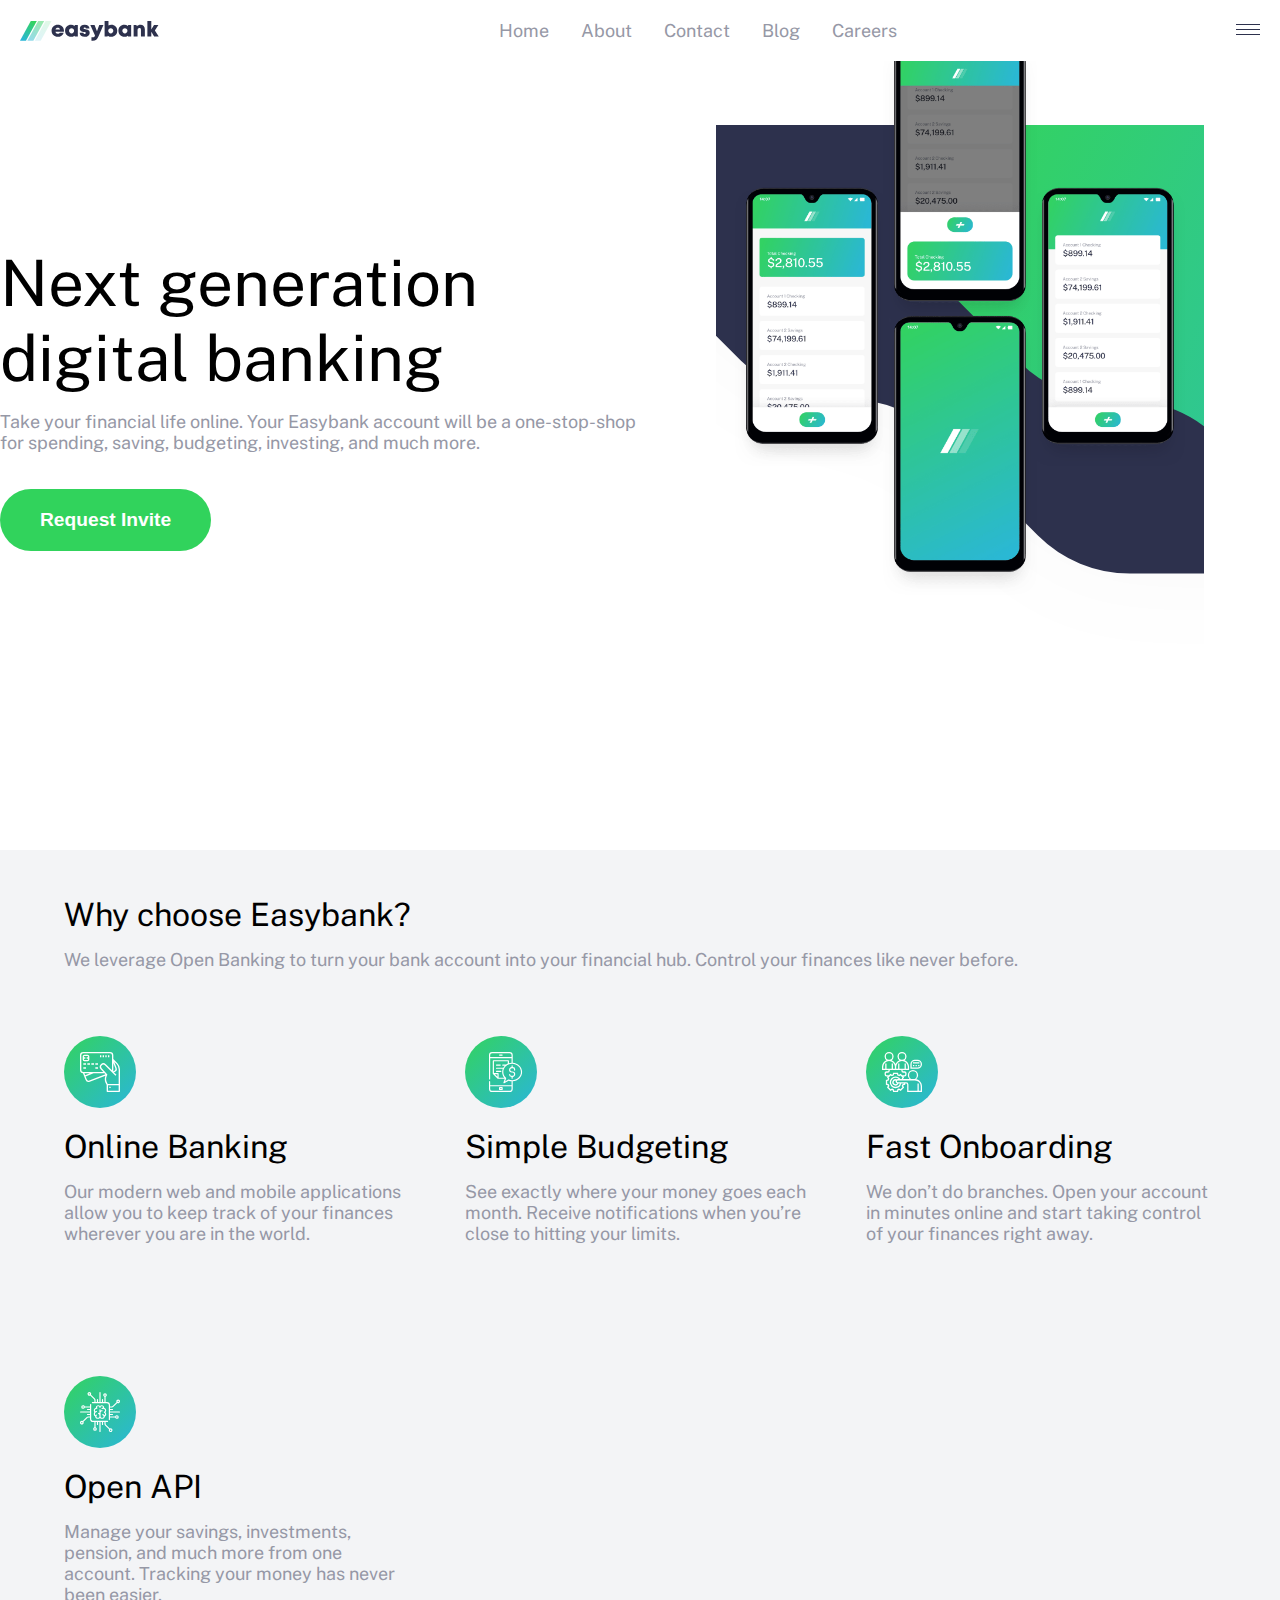
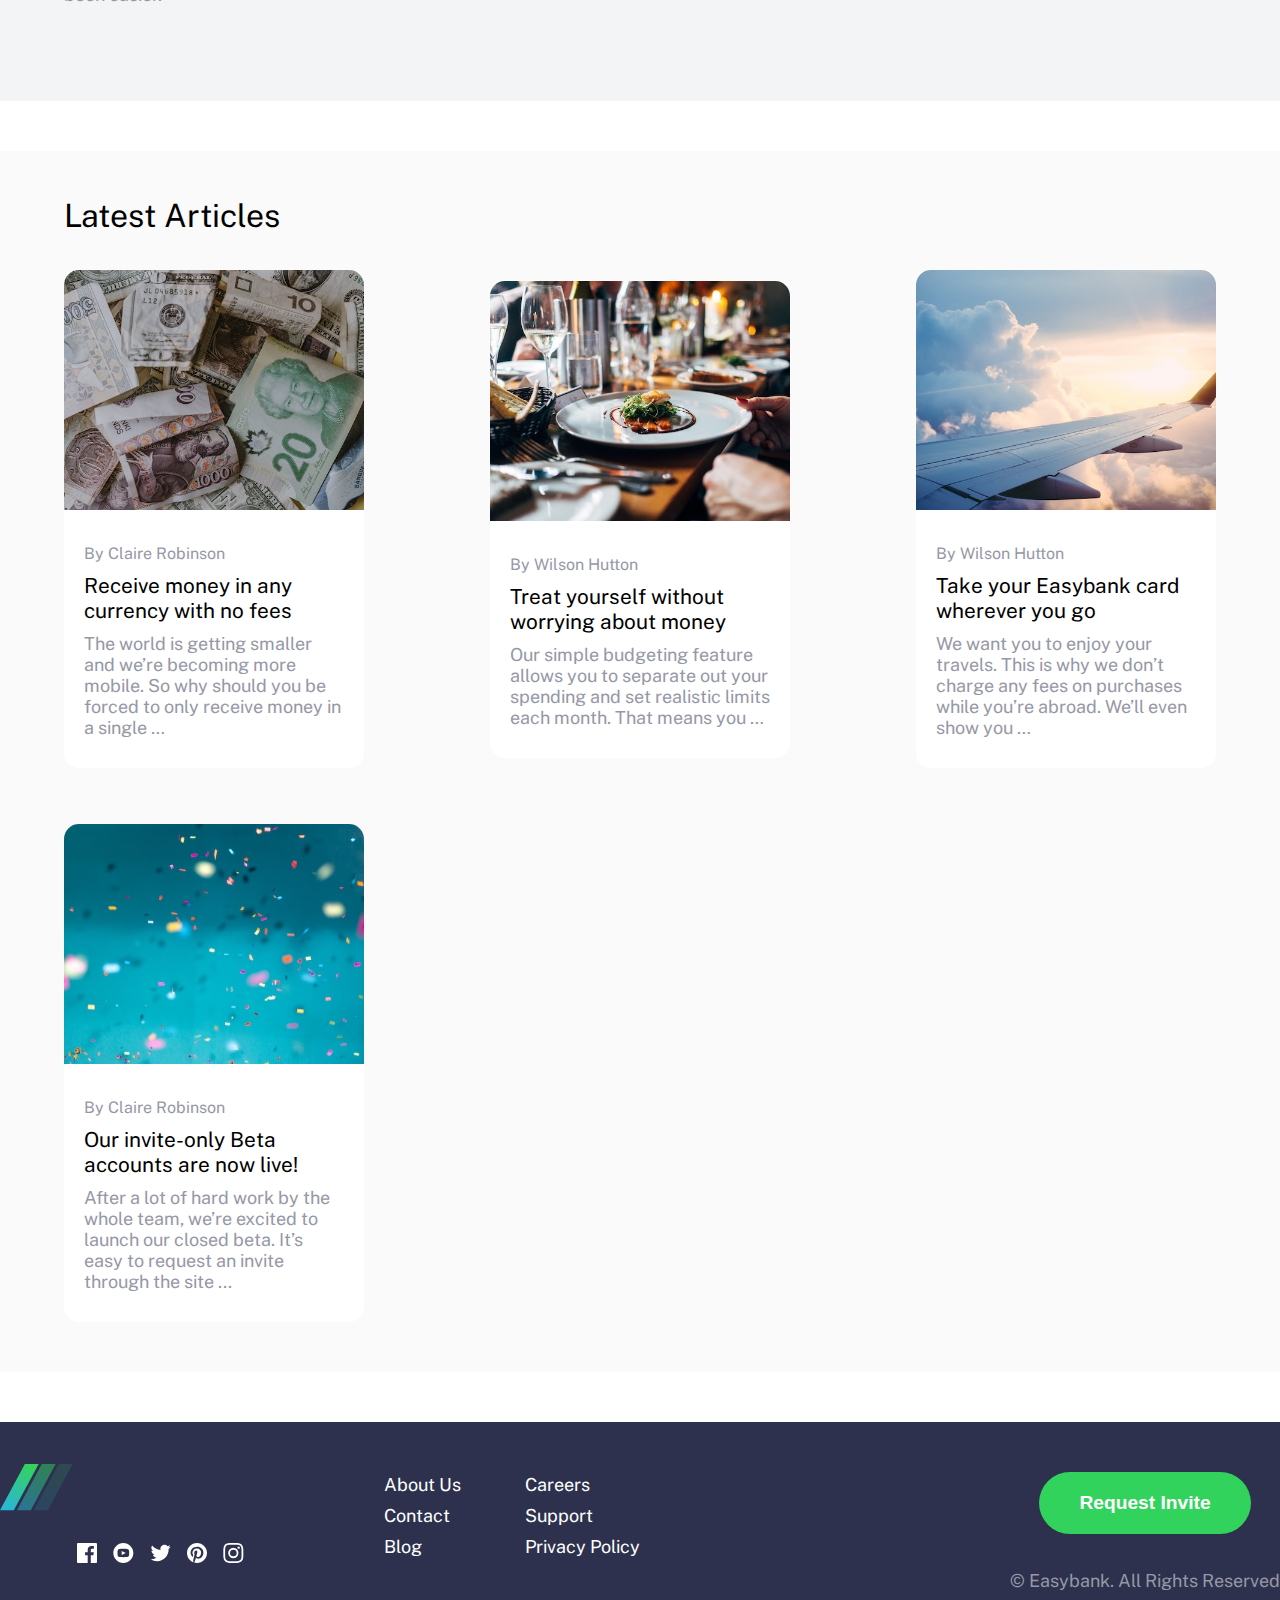
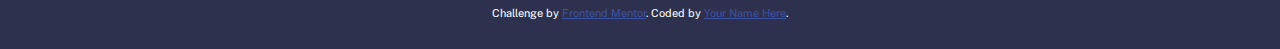
<file: easybank-landing-page-master/easybank-landing-page-master/index.html>
<!DOCTYPE html>
<html lang="en">
<head>
  <meta charset="UTF-8">
  <meta name="viewport" content="width=device-width, initial-scale=1.0"> <!-- displays site properly based on user's device -->
  <link rel="preconnect" href="https://fonts.googleapis.com">
  <link rel="preconnect" href="https://fonts.gstatic.com" crossorigin>
  <link href="https://fonts.googleapis.com/css2?family=Public+Sans:ital,wght@0,100..900;1,100..900&display=swap" rel="stylesheet">
  <link rel="icon" type="image/png" sizes="32x32" href="./images/favicon-32x32.png">
  <link rel="stylesheet" href="styles.css">
  
  <title>Frontend Mentor | Easybank landing page</title>

  <!-- Feel free to remove these styles or customise in your own stylesheet 👍 -->
  <style>
    .attribution { font-size: 11px; text-align: center; }
    .attribution a { color: hsl(228, 45%, 44%); }
  </style>
</head>
<body>

  <nav>
    <div class="nav-content">
      <img src="images/logo.svg" alt="">
      <div class="nav-items">
        <p>Home</p>
        <p>About</p>
        <p>Contact</p>
        <p>Blog</p>
        <p>Careers</p>
      </div>
      <button id="btn-menu-mobile">
        <img src="images/icon-hamburger.svg" alt="">
      </button>  
    </div>  
  </nav>

  <div class="nav_menu-mobile disable" id="menu-mobile">
    <div class="nav_menu-mobile-content">
      <p>Home</p>
      <p>About</p>
      <p>Contact</p>
      <p>Blog</p>
      <p>Careers</p>
    </div>    
  </div>  
  

  <section id="hero">
    <div class="container">
      <div class="image-mockups">
        <img src="images/bg-intro-mobile.svg" alt="">
        <img src="images/image-mockups.png" alt="">
      </div>
      
      <div>
        <h1 class="title">Next generation digital banking</h1>

        <p class="text">Take your financial life online. Your Easybank account will be a one-stop-shop 
          for spending, saving, budgeting, investing, and much more.</p>
          <button class="btn">Request Invite</button>
      </div>    
    </div>    
  </section>  

  <section class="bg-gray" id="about">

    <div class="container">
      <h2 class="title">Why choose Easybank?</h2>

      <p class="text">We leverage Open Banking to turn your bank account into your financial hub. Control 
      your finances like never before.</p>

      <div class="section-items-container">
        <div class="section-items">
          <img src="images/icon-online.svg" alt="">
          <h3 class="title">Online Banking</h3>
          <p class="text">Our modern web and mobile applications allow you to keep track of your finances 
            wherever you are in the world.</p>
        </div>
  
        <div class="section-items">
          <img src="images/icon-budgeting.svg" alt="">
          <h3 class="title">Simple Budgeting</h3>
          <p class="text">See exactly where your money goes each month. Receive notifications when you’re 
            close to hitting your limits.</p>
        </div>
  
        <div class="section-items">
          <img src="images/icon-onboarding.svg" alt="">
          <h3 class="title">Fast Onboarding</h3>
          <p class="text">We don’t do branches. Open your account in minutes online and start taking control 
            of your finances right away.</p>
        </div>
  
        <div class="section-items">
          <img src="images/icon-api.svg" alt="">
          <h3 class="title">Open API</h3>
          <p class="text">Manage your savings, investments, pension, and much more from one account. Tracking 
            your money has never been easier.</p>
        </div>      
      </div>

    </div>

  </section>

  
  <section class="bg-lightgray">
    
    <div class="container">
      <h2 class="title">Latest Articles</h2>

      <div class="card-container">
        <div class="cards">
          <img src="images/image-currency.jpg" alt="">
          <div class="card-text">
            <p>By Claire Robinson</p>
            <p class="card-title">Receive money in any currency with no fees</p>
            <p class="card-content">The world is getting smaller and we’re becoming more mobile. So why should you be 
              forced to only receive money in a single …</p>
          </div>
        </div>
  
        <div class="cards">
          <img src="images/image-restaurant.jpg" alt="">
          <div class="card-text">
            <p>By Wilson Hutton</p>
            <p class="card-title">Treat yourself without worrying about money</p>
            <p class="card-content">Our simple budgeting feature allows you to separate out your spending and set 
              realistic limits each month. That means you …</p>
          </div>
        </div>
  
        <div class="cards">
          <img src="images/image-plane.jpg" alt="">
          <div class="card-text">
            <p>By Wilson Hutton</p>
            <p class="card-title">Take your Easybank card wherever you go</p>
            <p class="card-content">We want you to enjoy your travels. This is why we don’t charge any fees on purchases 
              while you’re abroad. We’ll even show you …</p>
          </div>
        </div>
  
        <div class="cards">
          <img src="images/image-confetti.jpg" alt="">
          <div class="card-text">
            <p>By Claire Robinson</p>
            <p class="card-title">Our invite-only Beta accounts are now live!</p>
            <p class="card-content">After a lot of hard work by the whole team, we’re excited to launch our closed beta. 
              It’s easy to request an invite through the site ...</p>
          </div>
        </div>
      </div>

    </div>

  </section>

  <footer>    

    <div class="footer-items">      

      <div>
        <div>
          <img src="images/logo.svg" alt="">
  
          <div class="social-media">
            <img src="images/icon-facebook.svg" alt="">
            <img src="images/icon-youtube.svg" alt="">
            <img src="images/icon-twitter.svg" alt="">
            <img src="images/icon-pinterest.svg" alt="">
            <img src="images/icon-instagram.svg" alt="">
          </div>
        </div>
  
        <div>
          <p>About Us</p>
          <p>Contact</p>
          <p>Blog</p>
        </div>
  
        <div>
          <p>Careers</p>
          <p>Support</p>
          <p>Privacy Policy</p>
        </div>
      </div>

      <div>
        <button class="btn">Request Invite</button>
        <p class="text">© Easybank. All Rights Reserved</p>
      </div>

    </div>

    <div class="attribution">
      Challenge by <a href="https://www.frontendmentor.io?ref=challenge" target="_blank">Frontend Mentor</a>. 
      Coded by <a href="#">Your Name Here</a>.
    </div>

  </footer>
  
  <script src="script.js"></script>

</body>
</html>
</file>
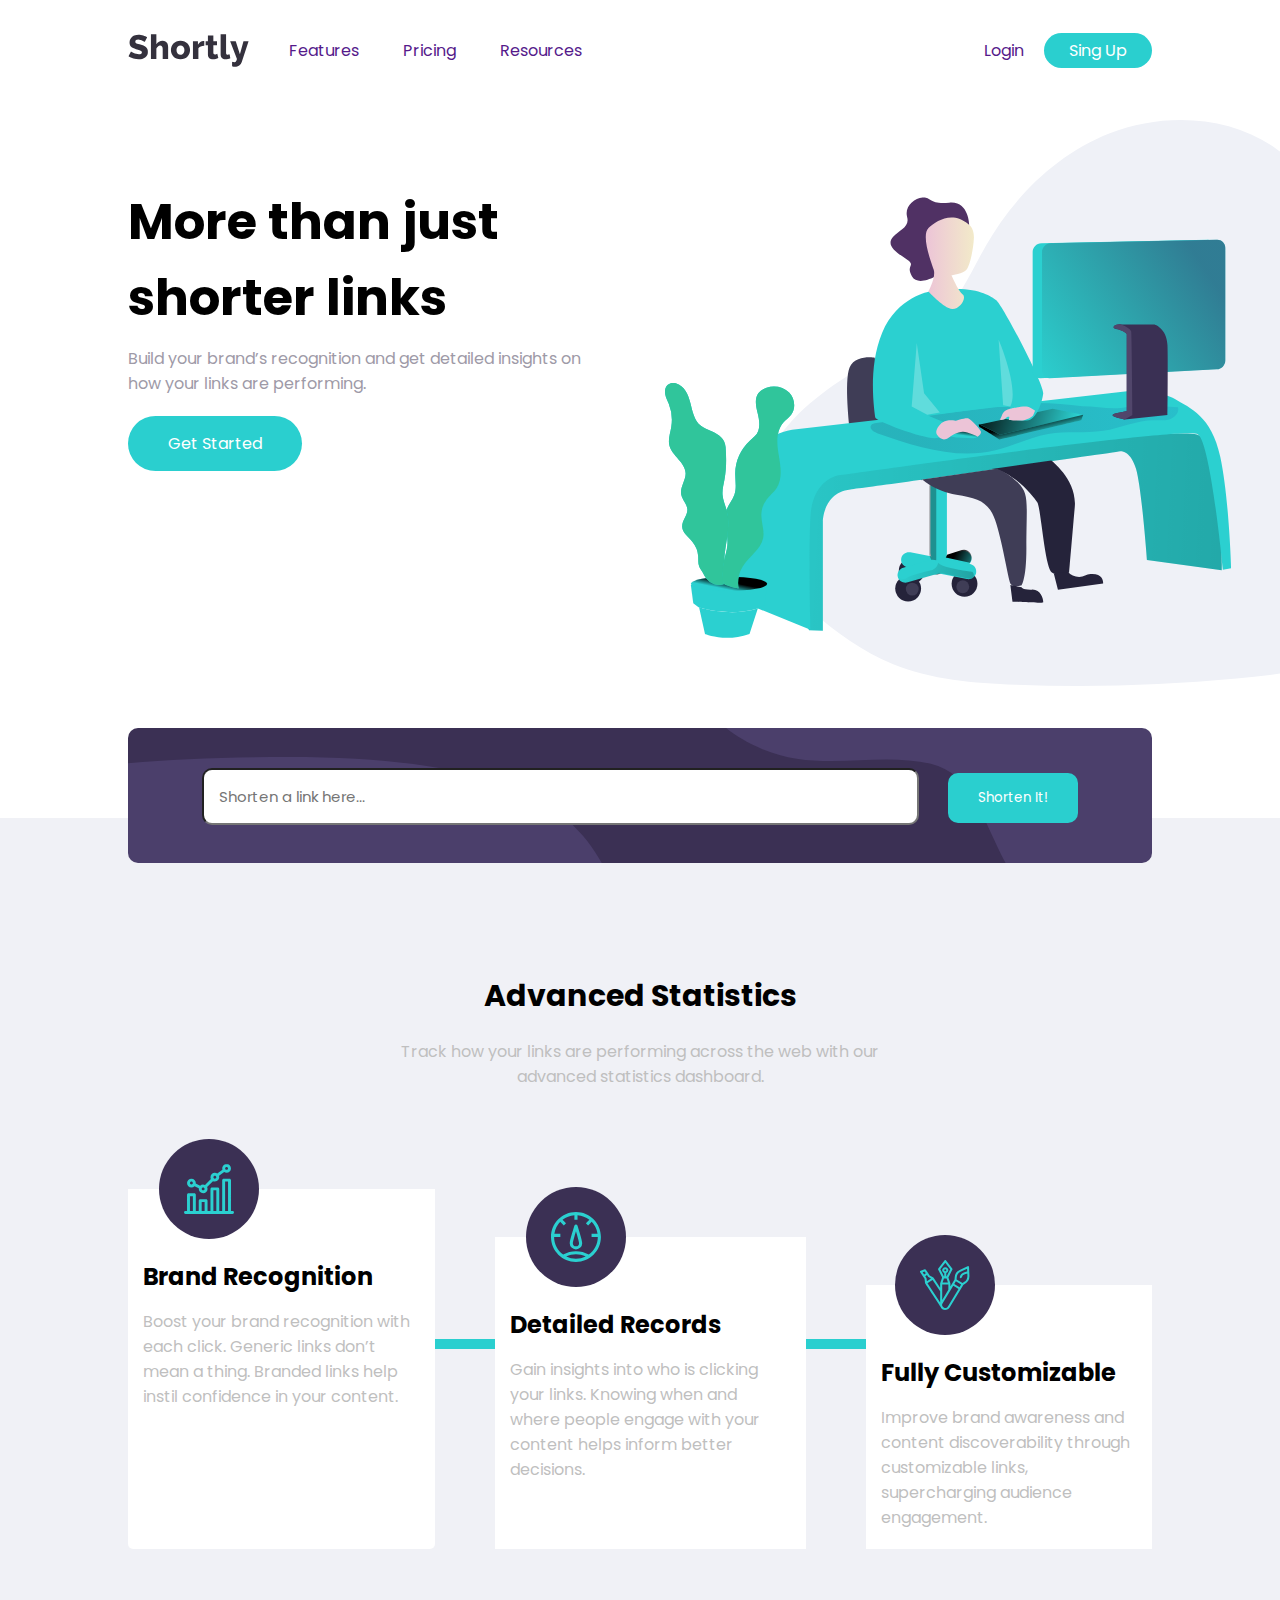
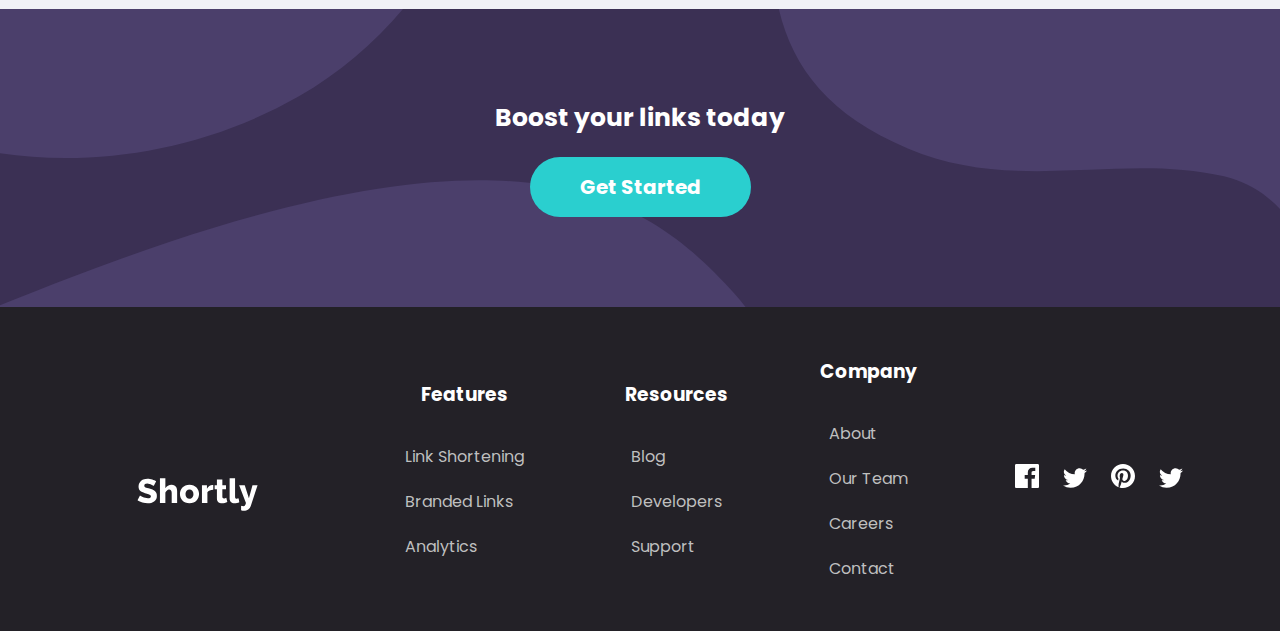
<file: url-shortening-api-master/url-shortening-api-master/index.html>
<!DOCTYPE html>
<html lang="en">
<head>
  <meta charset="UTF-8">
  <meta name="viewport" content="width=device-width, initial-scale=1.0"> <!-- displays site properly based on user's device -->

  <link rel="icon" type="image/png" sizes="32x32" href="./images/favicon-32x32.png">
  <link rel="stylesheet" href="styles.css">
  <title>Frontend Mentor | Shortly URL shortening API Challenge</title>

  <link rel="preconnect" href="https://fonts.googleapis.com">
  <link rel="preconnect" href="https://fonts.gstatic.com" crossorigin>
  <link href="https://fonts.googleapis.com/css2?family=Caveat:wght@400;700&family=Poppins:wght@500;700&display=swap" rel="stylesheet">

  <!-- Feel free to remove these styles or customise in your own stylesheet 👍 -->

</head>
<body>

  <div class="nav">    
    <img src="images/logo.svg" alt="" class="nav__logo-img">    
      <div class="nav__links">
        <a href="" class="nav__link">Features</a>
        <a href="" class="nav__link">Pricing</a>
        <a href="" class="nav__link">Resources</a>
      </div>      

      <div class="nav__btns">
        <a href="" class="nav__link">Login</a>
        <a href="" class="nav__btn">Sing Up</a>
      </div>
    <img src="images/menu.svg" alt="" class="nav__menu">    
  </div>  

  <div class="main">
    <div class="main__image">
      <img src="images/illustration-working.svg" alt="" class="main__img">
    </div>
  
    <div class="main__content container">        
      <h1 class="main__title">More than just shorter links</h1>
      <p class="main__text">Build your brand’s recognition and get detailed insights on how your links are performing.</p>
      <a href="" class="main__btn">Get Started</a>
    </div>
  </div>

  <div class="content-grey">
    <div class="search container">
      <input id="link" class="search__input" placeholder="Shorten a link here..." required></input>
      <button id="btn" class="search__btn">Shorten It!</button>
    </div>
    
    <div class="link__container_hidden">
      <p id="original_link" class="link_original"></p>
        <div class="link_results">
            <a id="short_link" href="#" class="link_short" target="_blank"></a>
            <button class="btn_copy_link">Copy</button>
        </div>
    </div>

    <div class="statistics container">
      <h2 class="statistics__title">Advanced Statistics</h2>
      <p class="statistics__text">Track how your links are performing across the web with our 
        advanced statistics dashboard.</p>
    </div>

    <div class="cards container">
      <div class="card">      
        <div class="card__container-img">
          <img src="images/icon-brand-recognition.svg" alt="" class="card__img">      
        </div>        
        <h2 class="card__title">Brand Recognition</h2>
        <p class="card__text">Boost your brand recognition with each click. Generic links don’t mean a thing. Branded links help instil confidence in your content.</p>
      </div>

      <div class="card__connector"></div>

      <div class="card">
        <div class="card__container-img">
          <img src="images/icon-detailed-records.svg" alt="" class="card__img">
        </div>
        <h2 class="card__title">Detailed Records</h2>
        <p class="card__text">Gain insights into who is clicking your links. Knowing when and where 
          people engage with your content helps inform better decisions.</p>
      </div>

      <div class="card__connector"></div>

      <div class="card">
        <div class="card__container-img">
          <img src="images/icon-fully-customizable.svg" alt="" class="card__img">
        </div>
        <h2 class="card__title">Fully Customizable</h2>
        <p class="card__text">Improve brand awareness and content discoverability through customizable 
          links, supercharging audience engagement.</p>
      </div>
    </div>

    <div class="section content">
      <h2 class="section__title">Boost your links today</h2>
      <a href="" class="section__btn">Get Started</a>
    </div>

  </div>  

  <div class="footer">
    <img src="images/logo-light.svg" alt="" class="footer__img">

    <div class="footer__content">
      <h3 class="footer_text">Features</h3>

      <div class="footer__links">
        <a href="" class="footer__link">Link Shortening</a>
        <a href="" class="footer__link">Branded Links</a>
        <a href="" class="footer__link">Analytics</a>
      </div>    
    </div>    

    <div class="footer__content">
      <h3 class="footer_text">Resources</h3>

      <div class="footer__links">
        <a href="" class="footer__link">Blog</a>
        <a href="" class="footer__link">Developers</a>
        <a href="" class="footer__link">Support</a>
      </div>       
    </div>

    <div class="footer__content">
      <h3 class="footer_text">Company</h3>

      <div class="footer__links">
        <a href="" class="footer__link">About</a>
        <a href="" class="footer__link">Our Team</a>
        <a href="" class="footer__link">Careers</a>
        <a href="" class="footer__link">Contact</a>
      </div>       
    </div>

    <div class="footer__social">
      <a href="" class="social__icon">
        <img src="images/icon-facebook.svg" alt="" class="social__img">
      </a>
      <a href="" class="social__icon">
        <img src="images/icon-twitter.svg" alt="" class="social__img">
      </a>
      <a href="" class="social__icon">
        <img src="images/icon-pinterest.svg" alt="" class="social__img">
      </a>
      <a href="" class="social__icon">
        <img src="images/icon-twitter.svg" alt="" class="social__img">
      </a>
    </div>

  </div>
  
</body>
<script src="script.js"></script>
</html>
</file>
<file: easybank-landing-page-master/easybank-landing-page-master/styles.css>
:root{
    --DarkBlue: hsl(233, 26%, 24%);
    --LimeGreen: hsl(136, 65%, 51%);
    --BrightCyan: hsl(192, 70%, 51%);

    --GrayishBlue: hsl(233, 8%, 62%);
    --LightGrayishBlue: hsl(220, 16%, 96%);
    --VeryLightGray: hsl(0, 0%, 98%);
    --White: hsl(0, 0%, 100%);
}

*{
    box-sizing: border-box;
    margin: 0;
    padding: 0;
}

body{
    font-size: 18px;
    font-family: "Public Sans", sans-serif;
    font-optical-sizing: auto;    
    font-style: normal;    
}

button{
    background-color: var(--White);
    border: 0;
}

.disable{
    display: none;
    transition: .3s;
}

/* - Desktop: 1440px     */
    nav{
        display: flex;        
        align-items: center;
        justify-content: center;        
        background-color: white;
        position: fixed;        
        z-index: 100;
        top: 0;
        width: 100%;                
    }

    .nav-content{
        display: flex;        
        align-items: center;
        justify-content: space-between;
        padding: 20px;
        background-color: white;                        
        width: 100%;        
        max-width: 1500px;
    }

    .nav-items{
        display: none;
    }

    .nav_menu-mobile{        
        width: 100%;        
        position: fixed;
        top: 0;
        left: 0;
        background-color: rgba(26, 26, 70, 0.308);        
        z-index: 90;
        transition: .3s;
    }
    
    .nav_menu-mobile-content{
        background-color: white;
        border-radius: 5px;
        position: fixed;
        z-index: 10;
        margin: 0 auto;
        top: 80px;
        left: 0;
        right: 0;
        width: 90%;
        max-width: 550px;
        display: flex;
        flex-direction: column;
        align-items: center;
        justify-content: center;        
        padding: 15px 0;
        transition: .3s;                
    }

    .nav_menu-mobile-content p{
        font-weight: 600;
        padding: 15px 0;
    }

    #hero h1{
        font-size: 2.2rem;
    }

    .image-mockups{   
        position: relative;
        height: 550px;
        top: 0;
        left: 0;        
    }

    .image-mockups img:first-child{
        position: absolute;
        z-index: 1;
        top: 0;
        left: 0;  
        width: 100%;
        height: max-content;
        height: 100%;
        object-fit: contain;
    }

    .image-mockups img:nth-child(2){
        position: absolute;
        top: 0;
        left: 0;
        z-index: 2;
        width: 100%;
        height: max-content;
        height: 100%;
        margin-top: -80px;
        object-fit: contain;        
    }

    .container{
        width: 90%;
        margin: 0 auto;
        padding: 30px 0;
    }

    .bg-gray{
        background-color: var(--LightGrayishBlue);
    }

    .bg-lightgray{
        background-color: var(--VeryLightGray);
    }
    
    section{
        text-align: center;        
        margin-bottom: 50px;
    }

    .title{
        font-weight: 400;
        margin: 1rem 0;        
        font-size: 2rem;
    }

    .text{
        margin: 1rem 0;        
        color: var(--GrayishBlue);        
    }

    .btn{
        border: 0;
        padding: 20px 40px;
        margin: 20px 0;
        border-radius: 3rem;
        color: white;
        background-color: var(--LimeGreen);        
        font-size: 1.2rem;        
        font-weight: 700;
    }

    .section-items{
        margin: 50px 0;
    }

    .cards{
        background-color: white;
        border-radius: 15px;
        margin: 20px 0;
        text-align: start;        
        overflow: hidden;                
    }

    .cards img{
        width: 100%;
        object-fit: cover;        
        height: 240px;
        max-height: 240px;
    }

    .card-text{
        padding: 20px;
    }

    .card-text p{
        margin: 10px 0;
    }

    .card-text p:first-child{
        color: var(--GrayishBlue);
        font-size: 1rem;
    }

    .card-title{
        font-size: 1.3rem;
        font-weight: 400;
    }

    .card-content{
        color: var(--GrayishBlue);
    }

    footer{
        display: flex;
        align-items: center;
        justify-content: center;
        flex-direction: column;
        text-align: center;
        background-color: var(--DarkBlue);
        padding: 30px 0;
        color: var(--White);
        margin: 2rem 0 0;
    }

    footer p{
        margin: 10px 0;
        color: var(LightGrayishBlue);
    }

    footer button{
        margin: 40px 0;
    }

    .social-media{
        display: flex;
        flex-wrap: wrap;
        align-items: center;
        justify-content: center;
        gap: 1rem;
        margin: 2rem 0;
    }


    @media (min-width:900px) {
        .nav-content{
            justify-content: space-between;            
        }

        .nav-items{
            display: flex;
            flex-direction: row;            
            gap: 2rem;
            color: var(--GrayishBlue);
        }

        .image-mockups{
            min-width: 50%;            
        }

        .image-mockups img{
            height: 100%;
            width: 100%;
            object-fit: cover;                  
        }
        
        .container{
            align-items: start;
        }

        #hero{
            display: flex;
            flex-direction: row-reverse;     
            align-items: center;       
        }

        #hero h1{
            font-size: 4rem;
        }

        #hero .container{
            display: flex;
            align-items: center;
            justify-content: space-between;
            flex-direction: row-reverse;
            min-height: 800px;
            width: 100%;
        }

        .container{
            max-width: 1500px;            
        }

        #about .container h2:first-child{
            width: 50%;
            text-align: start;
            max-width: 450px;            
        }

        section{
            text-align: start;
        }

        #about .container p:first-child{
            width: 50%;            
            max-width: 500px;              
        }

        .section-items-container{
            display: flex;
            flex-wrap: wrap;
            align-items: center;
            justify-content: space-between;
            gap: 1rem;
        }

        .section-items{
            min-width: 350px;
            width: 25%;            
            max-width: 350px;            
        }

        .card-container{
            display: flex;
            flex-wrap: wrap;
            align-items: center;
            justify-content: space-between;
            gap: 1rem;
        }        

        .cards{
            min-width: 300px;
            width: 25%;            
            max-width: 350px;  
        }

        .footer-items{
            width: 100%;
            max-width: 1500px;
            display: flex;
            align-items: center;
            justify-content: space-between;
        }

        .footer-items div:first-child{
            display: flex;                                 
            justify-content: space-between;
            width: 50%;  
            max-width: 750px;
            text-align: start;
        }

        .footer-items div:first-child div:first-child{
            display: flex;            
            flex-direction: column;
            justify-content: space-between;
        }

    }
</file>
<file: url-shortening-api-master/url-shortening-api-master/styles.css>
:root{
    --cyan: hsl(180, 66%, 49%);
    --darkViolet: hsl(257, 27%, 26%);
    --red: hsl(0, 87%, 67%);
    --gray: hsl(0, 0%, 75%);
    --grayishViolet: hsl(257, 7%, 63%);
    --veryDarkBlue: hsl(255, 11%, 22%);
    --veryDarkViolet: hsl(260, 8%, 14%);
}

*{
    box-sizing: border-box;
    margin: 0;
    padding: 0;
}

body{
    font-family: 'Caveat', cursive;
    font-family: 'Poppins', sans-serif;
    text-align: center;        
}

.nav{
    position: fixed;
    top: 0;
    min-height: 100px;
    width: 100%;    
    display: flex;
    justify-content: space-between;    
    align-items: center;
    padding: 20px;        
    background: #fff;    
    margin: 0 auto;
    z-index: 1000;
}

.nav__links{
    display: none;
}

.nav__btns{
    display: none;
}

.nav__menu{
    height: 30px;
    width: 30px;    
}

.main__image{
    margin: 100px 0 0 20px;
    overflow: hidden;    
}

.main__img{    
    width: 140%;        
}

.container{
    width: 90%;    
    margin: 0 auto;
}

.content-grey{
    background-color: #F0F1F6;    
    background-image: linear-gradient(#fff, #fff);
    background-size: 100% 90px;
    background-repeat: no-repeat;    
}

.main__content{
    margin: 30px auto 90px;
}

.main__title{
    font-size: 40px;        
}

.main__text{
    margin: 10px 0 50px;
    color: var(--grayishViolet);
}

.main__btn{
    margin: 20px 0;
    padding: 15px 40px;
    background-color: var(--cyan);
    color: #fff;
    text-decoration: none;
    border-radius: 30px;    
}

.search{    
    border-radius: 10px;
    width: 90%;
    margin: 35px auto 0;    
    background-image: url(images/bg-shorten-mobile.svg);
    background-color: var(--darkViolet);
    background-repeat: no-repeat;
    background-position: 100% 0;
    padding: 10px;
}

.search__input{
    font-family: 'Poppins', sans-serif;
    font-size: 15px;
    margin: 15px 0 5px;
    width: 90%;
    padding: 15px;        
    background-color: #fff;
    color: var(--grayishViolet);    
    border-radius: 10px;        
}

.search__btn{
    border: 0;
    margin: 15px 0;
    padding: 15px;    
    background-color: var(--cyan);
    color: #fff;
    text-decoration: none;
    border-radius: 10px;
    display: inline-block;
    width: 90%;
    font-family: 'Caveat', cursive;
    font-family: 'Poppins', sans-serif;
}

.link__container_hidden{
    opacity: 0;
}

.link__container{
    opacity: 1;
    transition: .3s;    
    border-radius: 10px;
    width: 80%;
    margin: 35px auto 0;                
    background-color: #fff;
    background-repeat: no-repeat;
    background-position: 100% 0;
    padding: 20px;
    display: flex;    
    justify-content: space-between;
}

.link_results{
    display: flex;
    align-items: center;
}

.link_original{    
    align-self: center;
    transition: .3s;       
    width: 50%;
}

.link_short{
    color: var(--cyan);
    padding: 0 20px;
    text-decoration: none;
    transition: .3s;       
}

.btn_copy_link{    
    border: 0;
    height: 40px;
    width: 100px;   
    background-color: var(--cyan);
    color: #fff;
    text-decoration: none;
    border-radius: 10px;
    display: inline-block;    
    font-family: 'Caveat', cursive;
    font-family: 'Poppins', sans-serif;
}

.statistics{
    margin-top: 70px;   
    margin-bottom: 50px;     
}

.statistics__title{
    margin-bottom: 20px;
    font-size: 30px;
}

.statistics__text{
    color: var(--gray);
    margin-bottom: 35px;
}

.card{        
    padding-bottom: 40px;        
    background-image: linear-gradient(#F0F1F6, #F0F1F6);
    background-size: 100% 50px;
    background-repeat: no-repeat;
    background-color: #fff;
    border-radius: 5px;
}

.card__container-img{
    margin: 0 auto 40px;
    width: 100px;
    height: 100px;
    background-color: var(--darkViolet);
    border-radius: 50%;
}

.card__img{        
    max-width: 50%;            
    width: 80%;        
    margin: 25px auto;
}

.card__title{
    margin-bottom: 15px;
}

.card__text{
    width: 90%;
    margin: 0 auto;
    color: var(--gray);    
}

.card__connector{
    min-height: 60px;
    width: 10px;    
    background-color: var(--cyan);
    margin: 0 auto;
}

.section{
    text-align: center;
    margin-top: 60px;
    background-color: var(--darkViolet);
    padding: 90px 0;
    background-image: url(images/bg-boost-mobile.svg);
    background-size: 100%;
}

.section__title{
    color: #fff;
    font-size: 25px;
}

.section__btn{
    margin: 20px auto 0;
    padding: 15px;    
    background-color: var(--cyan);
    color: #fff;
    text-decoration: none;
    border-radius: 30px;
    display: block;
    width: 50%;
    font-weight: 700;
    font-size: 20px;
}

.footer{
    background-color: var(--veryDarkViolet);
}

.footer__img{
    margin: 50px;
    padding: 0.1px;
}

.footer_text{
    color: #fff;
    margin-bottom: 25px;
}

.footer__links{    
    display: flex;
    flex-direction: column;
    margin-bottom: 40px;
}

.footer__link{
    text-decoration: none;
    color: var(--gray);
    margin: 10px;
}

.social__img{
    padding: 10px;
    margin-bottom: 30px;    
}

.social__icon{
    text-decoration: none;
}

@media (min-width:769px) {
    
    body{
        text-align: unset;        
    }

    .nav{
        position: fixed;
        top: 0;
        min-height: 100px;
        width: 100%;          
        padding: 0 10%;  
        display: flex;        
        flex-direction: row;
        justify-content: flex-start;
    }

    .nav__menu{
        display: none;
    }

    .nav__btns{
        display: flex;                        
        align-items: center;        
        position: absolute;
        right: 10%;
    }

    .nav__btn{        
        padding: 5px 25px;    
        background-color: var(--cyan);
        color: #fff;
        text-decoration: none;
        border-radius: 20px;
        margin-left: 20px;
    }

    .nav__links{ 
        display: block;               
    }

    .nav__link{        
        text-decoration: none;
        margin-left: 40px;
    }

    .container{
        width: 80%;
        overflow: hidden;
    }    

    .main{
        margin-top: 120px;
        display: flex;
        flex-direction: row-reverse;                             
    }

    .main__content{        
        display: flex;
        flex-direction: column;
        margin-top: 5%;
        margin-left: 10%;        
        margin-bottom: 0;
        width: 50%;
    }

    .main__title{
        font-size: 50px;
    }

    .main__text{
        margin-bottom: 20px;
        width: 85%;
    }

    .main__btn{        
        margin: 0;        
        background-color: var(--cyan);
        color: #fff;
        text-decoration: none;
        border-radius: 30px;            
        width: max-content;
    }

    .main__image{
        margin: 0;
    }

    .search{    
        border-radius: 10px;
        width: 80%;
        margin: 35px auto 0;    
        background-image: url(images/bg-shorten-desktop.svg);
        background-color: var(--darkViolet);
        background-repeat: no-repeat;
        background-position: 100% 0;                
        text-align: center;              
        padding: 25px 0;          
    }
    
    .search__input{        
        width: 70%;                    
    }
    
    .search__btn{        
        margin-left: 25px;
        padding: 15px 30px;            
        display: inline-block;        
        width: max-content;
    }

    .statistics{
        text-align: center;
    }

    .statistics__text{        
        width: 50%;
        margin: 0 auto;
    }

    .cards{
        display: flex;
        flex-direction: row;                                
    }

    .cards .card:nth-child(3){
        transform: translateY(3rem);        
    }

    .cards .card:nth-child(5){
        transform: translateY(6rem);
    }

    .card{        
        padding: 0;                                                       
    }

    .card__connector{
        min-width: 60px;
        min-height: 10px;    
        background-color: var(--cyan);
        margin: 200px auto;
    }

    .card__container-img{
        margin: 0 10% 20px;
        width: 100px;
        height: 100px;
        background-color: var(--darkViolet);
        border-radius: 50%;
    }

    .card__img{        
        max-width: 50%;            
        width: 80%;        
        margin: 25%;                
    }

    .card__title{        
        width: 90%;  
        margin: 0 auto;
        margin-bottom: 15px;        
    }

    .card__text{
        width: 90%;        
        margin: 0 auto;
        color: var(--gray);    
    }

    .section{
        text-align: center;
        margin-top: 60px;
        background-color: var(--darkViolet);
        padding: 90px 0;
        background-image: url(images/bg-boost-desktop.svg);
        background-size: cover;
        background-position: center;
    }

    .section__btn{
        max-width: max-content;
        padding: 15px 50px;
        font-weight: 700;
        font-size: 20px;
    }
    
    .section__title{
        color: #fff;
        font-size: 25px;
    }

    .footer{        
        display: flex;
        padding-top: 50px;
        justify-content: space-evenly;
        align-items: center;
    }

    .footer__img{                
        padding: 0.1px;
    }

    .footer__content{
        margin: 0%;
        padding: 0;
        display: flex;
        flex-direction: column;
        align-items: center;
        justify-content: center;
    }

}
</file>
